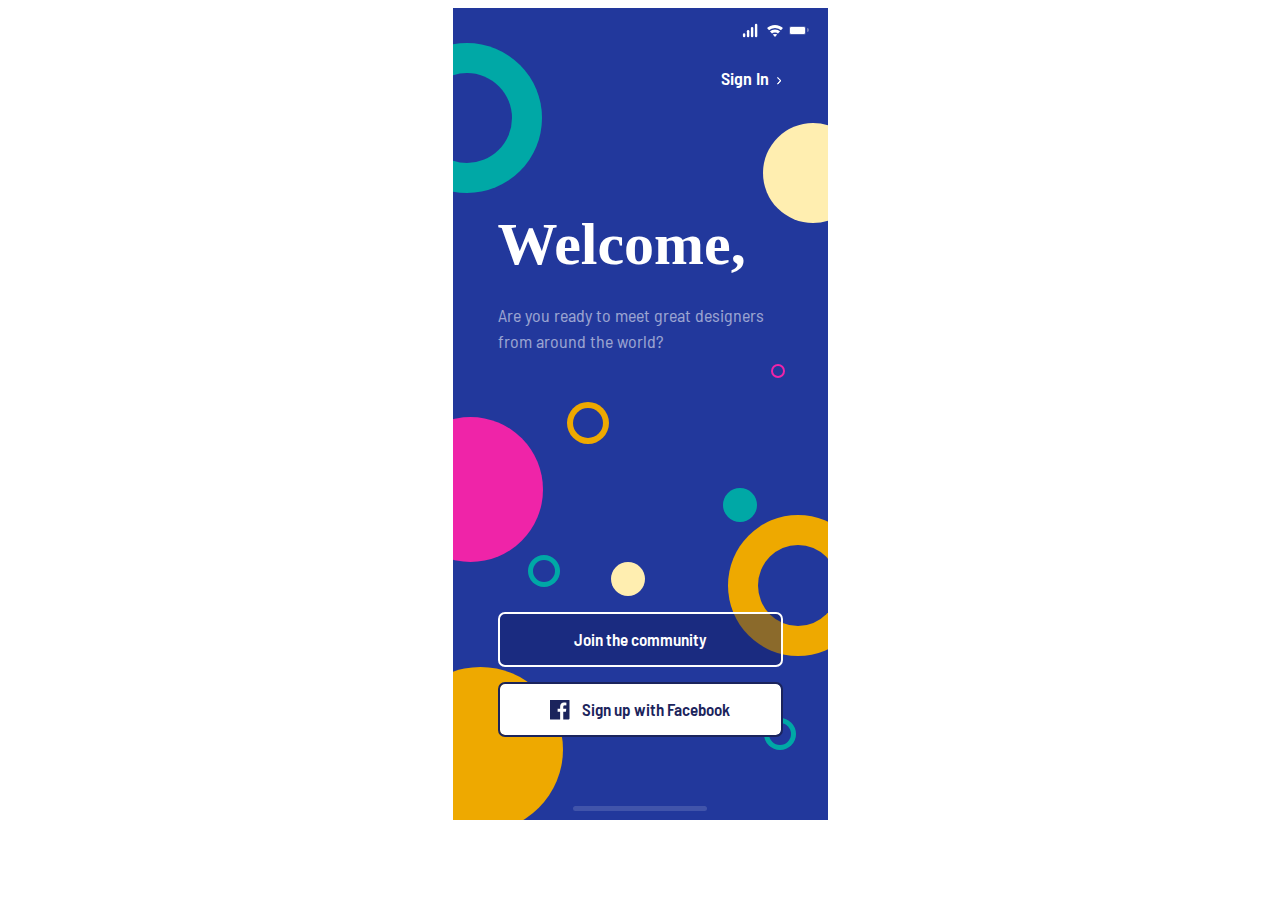
<file: index.html>
<!DOCTYPE html>
<html lang="en">
<head>
    <meta charset="UTF-8">
    <meta http-equiv="X-UA-Compatible" content="IE=edge">
    <meta name="viewport" content="width=device-width, initial-scale=1.0">    
    <title>Bloopark Challenge</title>

    <link rel="icon" href="/img/bloopark.ico" type="image/x-icon">

    <link href='https://fonts.googleapis.com/css?family=Barlow Semi Condensed' rel='stylesheet'>
    <link href="http://fonts.cdnfonts.com/css/playfair-display" rel="stylesheet">
                
    <link rel="stylesheet" href="/css/bloopark-challenge.css"></link>

    <script src="https://code.jquery.com/jquery-3.6.0.js" integrity="sha256-H+K7U5CnXl1h5ywQfKtSj8PCmoN9aaq30gDh27Xc0jk=" crossorigin="anonymous"></script>

</head>
<body>
    <div class="container">
        <div class="top-indicators">
            
            <div class='connectivity-container'>
                <div class='b1'></div>
                <div class='b2'></div>
                <div class='b3'></div>
                <div class='b4'></div>
            </div> 
            <div class='wifi-container'>
                <div class='wifi'></div>
            </div> 
            <div class='battery-container'>
                <div class='battery'></div>
                <div class='battery-tail'></div>
            </div>
        </div>

        <div class='clock-container'>
            <div class='clock'>
                
            </div>
        </div>

        <div class="sign-in-container">
            <button>
                <p>Sign In</p>
                <canvas id='canvas' width="10px" height="20px"></canvas>
            </button>
        </div>
        <div class="back-container">
            <button>
                <canvas id='canvas-back' width="20px" height="20px"></canvas>
                <p>Back</p>
            </button>
        </div>

        <div class="welcome-container">
            <h1>Welcome,</h1>
            <p>Are you ready to meet great designers from around the world?</p>
        </div>
        
        <div class="join-community-container">
            <h1>Join the community</h1>
        </div>

        <div class="input-container"></div>

        <div class="button-container">
            <button class="join-community-button">Join the community</button>
            <div class="or-container">
                <div class="or-line"></div>
                    <p>OR</p>
                <div class="or-line"></div>
            </div>
            <button class="sign-up-facebook-button">
                <img src="/img/facebook.png" alt="facebook-logo"> 
                Sign up with Facebook
            </button>
        </div>
        <p class="reminder-sign-in">I already have an account.&nbsp;<span style="text-decoration:underline"> Sign In</span></p>

        <div class="balls-initial-view">
            <div class="ball-1"></div>
            <div class="ball-2"></div>
            <div class="ball-3"></div>
            <div class="ball-4"></div>
            <div class="ball-5"></div>
            <div class="ball-6"></div>
            <div class="ball-7"></div>
            <div class="ball-8"></div>
            <div class="ball-9"></div>
            <div class="ball-10"></div>
            <div class="ball-11"></div>
        </div>
        <div class="balls-sign-view">
            <div class="ball-12"></div>
            <div class="ball-13"></div>
            <div class="ball-14"></div>
            <div class="ball-15"></div>
            <div class="ball-16"></div>
            <div class="ball-17"></div>
            <div class="ball-18"></div>
            <div class="ball-19"></div>
            <div class="ball-20"></div>
            <div class="ball-21"></div>
        </div>
        
        <div class='indicator'></div>
    </div>
        
    <script type="text/javascript" src="/js/bloopark-challenge.js"></script>
    <script>    
      const date = new Date().toString().split(' ')[4].slice(0,5)
      $('.clock').text(date)
      
  
    </script>
</body>
</html>
</file>
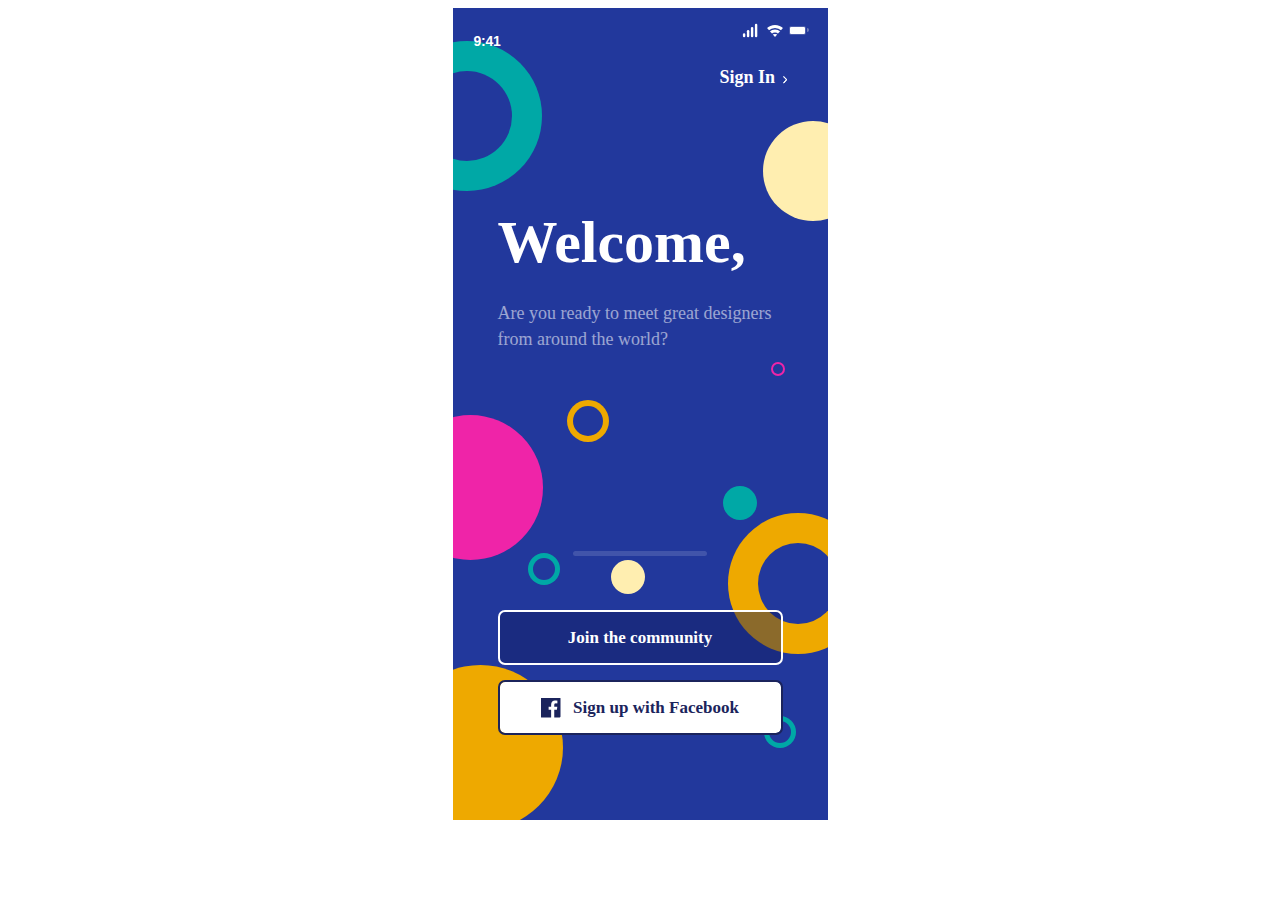
<file: html/index.html>
<!DOCTYPE html>
<html lang="en">
<head>
    <meta charset="UTF-8">
    <meta http-equiv="X-UA-Compatible" content="IE=edge">
    <meta name="viewport" content="width=device-width, initial-scale=1.0">    
    <title>Bloopark Challenge</title>

    <link href="http://fonts.cdnfonts.com/css/barlow-by-thunderpanda" rel="stylesheet">
    <link href="http://fonts.cdnfonts.com/css/playfair-display" rel="stylesheet">
                
    <link rel="stylesheet" href="/css/bloopark-challenge.css"></link>
</head>
<body>
    <div class="container">
        <div class="top-indicators">
            
            <div class='connectivity-container'>
                <div class='b1'></div>
                <div class='b2'></div>
                <div class='b3'></div>
                <div class='b4'></div>
            </div> 
            <div class='wifi-container'>
                <div class='wifi'></div>
            </div> 
            <div class='battery-container'>
                <div class='battery'></div>
                <div class='battery-tail'></div>
            </div>
        </div>

        <div class='clock-container'>
            <div class='clock'>
                9:41
            </div>
        </div>

        <div class="sign-in-container">
        <p>Sign In</p>
        <canvas id='canvas' width="10px" height="20px"></canvas>
        </div>

        <div class="welcome-container">
            <h1>Welcome,</h1>
            <p>Are you ready to meet great designers from around the world?</p>
        </div>

        <div class="button-container">
            <button class="join-community-button">Join the community</button>
            <button class="sign-up-facebook-button">
                <img src="/img/facebook.png" alt="facebook-logo"> 
                Sign up with Facebook
            </button>
        </div>

        <div class="balls">
            <div class="ball-1"></div>
            <div class="ball-2"></div>
            <div class="ball-3"></div>
            <div class="ball-4"></div>
            <div class="ball-5"></div>
            <div class="ball-6"></div>
            <div class="ball-7"></div>
            <div class="ball-8"></div>
            <div class="ball-9"></div>
            <div class="ball-10"></div>
            <div class="ball-11"></div>
        </div>
        
        <div class='indicator'></div>
    </div>
        
    <script type="text/javascript" src="/js/bloopark-challenge.js"></script>
</body>
</html>
</file>
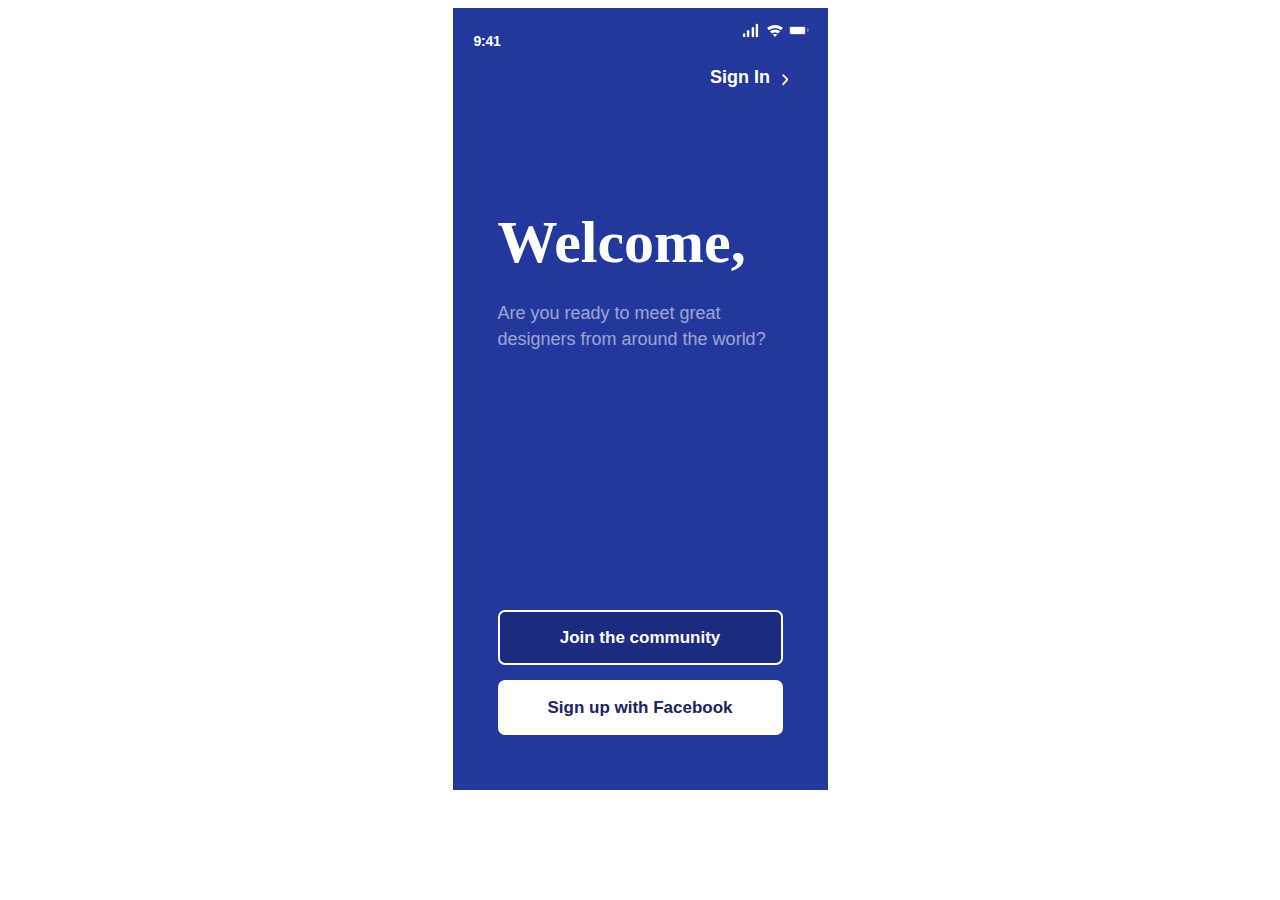
<file: bloopark-challenge.html>
<!DOCTYPE html>
<html lang="en">
<head>
    <meta charset="UTF-8">
    <meta http-equiv="X-UA-Compatible" content="IE=edge">
    <meta name="viewport" content="width=device-width, initial-scale=1.0">    
    <title>Bloopark Challenge</title>

    <link href="http://fonts.cdnfonts.com/css/barlow-by-thunderpanda" rel="stylesheet">
    <link href="http://fonts.cdnfonts.com/css/playfair-display" rel="stylesheet">
                
    <link rel="stylesheet" href="bloopark-challenge.css"></link>
</head>
<body>
    <div class="container">
        <div class="top-indicators">
            
            <div class='connectivity-container'>
                <div class='b1'></div>
                <div class='b2'></div>
                <div class='b3'></div>
                <div class='b4'></div>
            </div> 
            <div class='wifi-container'>
                <div class='wifi'></div>
            </div> 
            <div class='battery-container'>
                <div class='battery'></div>
                <div class='battery-tail'></div>
            </div>
        </div>

        <div class='clock-container'>
            <div class='clock'>
                9:41
            </div>
        </div>

        <div class="sign-in-container">
        <p>Sign In</p>
        <canvas id='canvas' width="10px" height="20px"></canvas>
        </div>

        <div class="welcome-container">
            <h1>Welcome,</h1>
            <p>Are you ready to meet great designers from around the world?</p>
        </div>

        <div class="button-container">
            <button class="join-community-button">Join the community</button>
            <button class="sign-up-facebook-button">Sign up with Facebook</button>

        </div>






    </div>
        
    <script type="text/javascript" src="bloopark-challenge.js"></script>
</body>
</html>
</file>
<file: css/bloopark-challenge.css>
body{
    align-items: center;    
    display:flex;
    justify-content: center;
    
}
.container{
    background-color:#22389C;
    height: 812px;
    overflow: hidden;
    width: 375px;
}

.top-indicators{
    align-items: center;
    display: flex;
    float:right;
    height: 44px;
    margin-right: 19px;
}
/* wi-fi symbol */
.wifi-container{  
  align-items:center;
  clip-path: polygon(100% 0, 0 0, 50% 100%);
  display:flex;
  height:85px;
  justify-content:center;  
  margin-right: -60px;
  transform:scale(0.15); 
  width:150px;
}
.wifi{
  background-color:white;
  border-radius:50%;
  box-shadow: 0px 0px 0px 10px #22389C,0px 0px 0px 30px white,0px 0px 0px 40px #22389C,0px 0px 0px 60px white; 
  height:40px;
  position:relative;
  top:50%;   
  width:40px;
}
/* connectivity intensity symbol */
.connectivity-container{
  display:flex;
  gap: 2px;
  justify-content:center;
  margin-right: -60px;
  transform: rotate(180deg) scale(0.8);
  width:19px;
}
.b1,.b2,.b3,.b4{
  background-color:white;
  border-radius:2px;
  width:3px;
}
.b4{
  height:5px;
}
.b3{
  height:9px;
}
.b2{
  height:13px;
}
.b1{
  height:17px;
}
/* battery symbol */
.battery-container{
  align-items:center;  
  display:flex;
  justify-content:center;
  width:19px; 
}
.battery{
  background-color:white;
  border-radius:1px;
  border-radius:1px;
  box-shadow: 0px 0px 0px 0.3px #22389C,0px 0px 0px .8px #6D7AB8;
  height:7px;
  width:18px; 
}
.battery-tail{
  background-color:#6D7AB8;
  border-radius: 0 150px 150px 0;
  height:4px;
  margin-left:2px;
  width:2px;  
  }
/* clock */
.clock-container{
  position:relative;
  z-index:1;
}
.clock{
  color:white; 
  font-family: -apple-system, BlinkMacSystemFont, sans-serif;  
  font-size:14px;
  font-weight:600;
  letter-spacing: -0.28px;
  line-height:17px; 
  margin-top: 25px;
  margin-left: 21px; 
  z-index: 1;
}

/* canvas greater than symbol */
#canvas {
  margin-left: 5px;
  margin-top: 5px;
  transform: scale(0.4);
}

/* sign-in-container */
.sign-in-container{
  align-items: center;
  display: flex;
  justify-content: flex-end;
  margin-bottom: 100px;
  width: 90%;
}
.sign-in-container button{
  align-items: center;
  background-color: transparent;
  border:none;
  cursor: pointer;
  display:flex;
}
.sign-in-container button:hover{
  padding-right:2px;
}
.sign-in-container button p:hover{
  color:#EF24A8;  
}
.sign-in-container p{
  color: #FFFFFF;    
  font-family: 'Barlow Semi Condensed';
  font-weight: 600;
  font-size: 18px;
  line-height: 14px;
  letter-spacing: 0px;
}

/* welcome-container */
.welcome-container{
    color:white;
    display: flex;
    flex-direction: column;
    margin:0 45px;
}
.welcome-container h1{
    font-family: Playfair Display;
    font-size: 60px;
    font-weight: 900;
    line-height: 80px;
    margin:0px;
}
.welcome-container p{
  font-family:'Barlow Semi Condensed';
  font-size:18px;
  height: 52px;
  letter-spacing: 0px;
  line-height: 26px;
  opacity: 0.55;
  width: 285px;
}
/* button container */
.button-container{
    display:grid;
    flex-direction: column;    
    justify-content: center;    
    gap:15px;    
    margin:240px 45px 0 45px;
}
.join-community-button,
.sign-up-facebook-button,
.input-container input[type='submit']{
  border-radius: 7px;         
  cursor:pointer;
  font-family:'Barlow Semi Condensed';
  font-size:17px;
  font-weight: 600;
  height:55px;
  line-height: 17px;
  position: relative;
  width:285px;
  z-index: 1;
}
.join-community-button{
  cursor:not-allowed;
}
.join-community-button,
.input-container input[type='submit']{
  background: #121C5F73 0% 0% no-repeat padding-box;
  border: 2px solid #FFFFFF;    
  color:white;
  letter-spacing: 0px;
}
.sign-up-facebook-button{
  align-items: center;
    background: #FFFFFF 0% 0% no-repeat padding-box;
    border: 2px solid #1B245C;
    color:#1B245C;
    display: flex;
    justify-content: center;
    letter-spacing: 0px;
}
.sign-up-facebook-button img{
  height: 20px;
  margin-right: 12px;
  width:20px;
}
.balls-initial-view{
  visibility: visible;
}
.balls-sign-view{
  visibility:hidden;
}
/* Balls */
.ball-1,
.ball-2,
.ball-3,
.ball-4,
.ball-5,
.ball-6,
.ball-7,
.ball-8,
.ball-9,
.ball-10,
.ball-11{
  border-radius: 50%;
  position: relative;
}
.ball-1{
  background-color: transparent;
  bottom: 664px;
  box-shadow: 0px 0px 0px 30px #00A8A6;  
  height: 90px;
  right: 31px;
  width: 90px;
}
.ball-2{
  background-color: #FFEEB0;
  bottom: 704px;
  height: 100px;
  left:310px;
  width:100px;

}
.ball-3{
  background-color: #EF24A8;
  bottom: 510px;
  height: 145px;
  right: 55px;
  width: 145px;
}
.ball-4{
  background-color: #EEA900;
  bottom: 405px;
  height: 165px;
  right: 55px;
  width: 165px;
}
.ball-5{
  background-color: transparent;
  box-shadow: 0px 0px 0px 30px #EEA900;
  bottom: 692px;
  height: 81px;
  left: 305px;
  width: 80px;
}
.ball-6{
  background-color: transparent;
  bottom: 952px;
  box-shadow: 0px 0px 0px 2px #EF24A8;
  height: 10px;
  left: 320px;
  width: 10px;
}
.ball-7{
  background-color: #00A8A6;
  bottom: 840px;
  height: 34px;
  left: 270px;
  width: 34px;
}
.ball-8{
  background-color: #FFEEB0;
  bottom: 800px;
  height: 34px;
  left: 158px;
  width: 34px;
}
.ball-9{
  background-color: transparent;
  box-shadow: 0px 0px 0px 5px #00A8A6;
  bottom: 836px;
  height: 22px;
  left: 80px;
  width: 22px;
}
.ball-10{
  background-color: transparent;
  box-shadow: 0px 0px 0px 6px #EEA900;
  bottom: 1010px;
  height: 30px;
  left: 120px;
  width: 30px;
}
.ball-11{
  background-color: transparent;
  box-shadow: 0px 0px 0px 5px #00A8A6;
  bottom: 725px;
  height: 22px;
  left: 316px;
  width: 22px;
}
/* balls-sign-view */
.ball-12,
.ball-13,
.ball-14,
.ball-15,
.ball-16,
.ball-17,
.ball-18,
.ball-19,
.ball-20,
.ball-21{
  border-radius: 50%;
  filter: blur(4px);
  position:relative;  
}
.ball-12{
  background: #EF24A8;
  bottom:180px;
  height: 40px;
  right: 10px;
  width: 40px;
}
.ball-13{
  background: #FFEEB0;  
  bottom:10px;
  height: 18px;
  left:293px;
  width: 18px;
}
.ball-14{
  background-color: #EF24A8;
  bottom: 350px;
  height: 14px;
  left: 325px;
  width: 14px;
}
.ball-15{
  background-color: #FFEEB0;
  bottom: 520px;
  height: 14px;
  left: 320px;
  width: 14px;
}
.ball-16{
  background-color: #EEA900;
  bottom:643px;
  height: 17px;
  left: 279px;
  width: 17px;
}
.ball-17{
  background-color: #EEA900;
  bottom:535px;
  height: 15px;
  left: 13px;
  width: 15px;
}
.ball-18{
  background-color: transparent;
  bottom:660px;
  box-shadow: 0px 0px 0px 20px #00A8A6;
  height: 55px;
  left: 330px;
  width: 55px;
}
.ball-19{
  background-color: transparent;
  bottom: 585px;
  box-shadow: 0px 0px 0px 8px #00A8A6;
  height: 30px;
  left: 33px;
  width: 30px;
}
.ball-20{
  background-color: transparent;
  bottom: 168px;
  box-shadow: 0px 0px 0px 10px #00A8A6;
  height: 10px;
  left: 25px;
  width: 10px;
}
.ball-21{
  background-color: transparent;
  bottom: 168px;
  box-shadow: 0px 0px 0px 15px #EEA900;
  height: 40px;
  left: 329px;
  width: 40px;
  }
/* indicator */
.indicator{
  background-color: white;
  border-radius: 100px;
  bottom: 917px;
  height: 5px;
  margin: 0 auto;
  opacity: 0.14;
  position: relative;
  width: 134px;
}

/* input-container */
.input-container{
  bottom:235px;
  height: 203px;
  margin:0 auto;
  position: relative;
  width:285px;
  z-index:1;
}
.input-container input[type='submit']{
  background-color:#01A9A7 !important;
  top:19px;
}
.or-container{
  align-items: center;
  bottom: 389px;
  display: flex;
  justify-content: center;
  position: relative;
}
.or-line{
  /* display: none; */  
  background: #D4D8EB 0% 0% no-repeat padding-box;
  height:1px;
  width: 115px;
}
.input-container,
.or-container{
  display:none;
}
.or-container p{
  color:#1B245C;
  font-family: Playfair Display;
  font-size: 15px;
  font-weight: 900;
  line-height:15px;
  padding-left:16px;
  padding-right: 15px;
}
.join-community-container{
  color: #1B245C;
  font-size: 21px;
  font-family: Playfair Display;
  font-weight: 900;
  display:none;
  letter-spacing: 0px;
  line-height: 45px;
  margin: 0 45px;
  bottom: 270px;
  position: relative;
  text-align: left;
}
.join-community-container h1{
  margin:0;
}
.back-container{
  align-items: center;
  display:none;  
  justify-content: start;
}
.back-container button{ 
  align-items: center;
  background-color: transparent;
  border:none;
  bottom: 155px;
  cursor: pointer;
  display:flex; 
  left: 10px;
  position: relative;
}
.back-container button p:hover{
  color:#EF24A8;
}
.back-container button:hover{
  padding-left:2px;
}
.back-container p{
  color: black;    
  font-family: 'Barlow Semi Condensed';
  font-size: 18px;
  font-weight: 600;
  line-height: 14px;
  letter-spacing: 0px;
}
#canvas-back{
  transform:scale(0.4) rotate(180deg);
}
.reminder-sign-in{
  display:none;
  font-family:'Barlow Semi Condensed';
  z-index:1;
}
.reminder-sign-in span:hover{
  cursor:pointer;
 
  
}
/* input section */
#email,
#password,
#password-confirmation{
  background-color: #F6F6FB;
  border-left: none;
  border-right: none;
  border-top: none;
  font-size: 20px;
  font-family: inherit;
  height: 62px;
  left: 1px;
  outline-style: none;
  padding-left:20px; 
  position: relative;
  top: 4px;
  width: 259px;
}
#email{
  border-top-left-radius:7px;
  border-top-right-radius:7px;
  
}
::placeholder{
  color:#1B245C;
  font-family:'Barlow Semi Condensed';
  font-size:17px;
  font-weight: 600;
  line-height: 17px;
  opacity:1;
}
.please-check-message{
  padding-top:8px;
}
/* clases for changing placeholder color */

/* Safari & Chrome */
.email-red::-webkit-input-placeholder {
  color: red;
}

/* Firefox */
.email-red::-moz-placeholder {
  color: red;
}

.email-red:-moz-placeholder {
  color: red;
}

/* IE */
.email-red:-ms-input-placeholder {
  color: red;
}

/* Safari & Chrome */
.password-red::-webkit-input-placeholder {
  color: red;
}

/* Firefox */
.password-red::-moz-placeholder {
  color: red;
}

.password-red:-moz-placeholder {
  color: red;
}

/* IE */
.password-confirmation-red:-ms-input-placeholder {
  color: red;
}

/* Safari & Chrome */
.password-confirmation-red::-webkit-input-placeholder {
  color: red;
}

/* Firefox */
.password-confirmation-red::-moz-placeholder {
  color: red;
}

.password-confirmation-red:-moz-placeholder {
  color: red;
}

/* IE */
.password-confirmation-red:-ms-input-placeholder {
  color: red;
}
</file>
<file: bloopark-challenge.css>
body{
    align-items: center;    
    display:flex;
    justify-content: center;
}
.container{
    background-color:#22389C;
    height: 782px;
    width: 375px;
}

.top-indicators{
    display: flex;
    float:right;
    align-items: center;
    margin-right: 19px;
    height: 44px;
}
/* wi-fi symbol */
.wifi-container{  
  clip-path: polygon(100% 0, 0 0, 50% 100%);
  height:85px;
  width:150px;
  display:flex;
  align-items:center;
  justify-content:center;  
  transform:scale(0.15); 
  margin-right: -60px;
}
.wifi{
  width:40px;
  height:40px;
  border-radius:50%;
  background-color:white;
  box-shadow: 0px 0px 0px 10px #22389C,0px 0px 0px 30px white,0px 0px 0px 40px #22389C,0px 0px 0px 60px white; 
  position:relative;
  top:50%;   
}
/* connectivity intensity symbol */
.connectivity-container{
  display:flex;
  justify-content:center;
  transform:rotate(180deg);
  gap: 2.5px;
  width:19px;
  margin-right: -60px;
  transform: rotate(180deg) scale(0.8);
}
.b1,.b2,.b3,.b4{
  background-color:white;
  width:3px;
  border-radius:2px;
}
.b4{
  height:5px;
}
.b3{
  height:9px;
}
.b2{
  height:13px;
}
.b1{
  height:17px;
}
/* battery symbol */
.battery-container{
  display:flex;
  justify-content:center;
  align-items:center;  
  width:19px; 
  
}
.battery{
  background-color:white;
  
}
.battery{
  border-radius:1px;
  height:7px;
  width:18px; 
  border-radius:1px;
  box-shadow: 0px 0px 0px 0.3px #22389C,0px 0px 0px .8px #6D7AB8;
}
.battery-tail{
  background-color:#6D7AB8;
  border-radius: 0 150px 150px 0;
  height:4px;
  width:2px;  
  margin-left:2px;
  }
/* clock */
.clock{
  color:white; 
  font-family: -apple-system, BlinkMacSystemFont, sans-serif;  
  font-weight:600;
  font-size:14px;
  letter-spacing: -0.28px;
  line-height:17px; 
  margin-top: 25px;
  margin-left: 21px; 
}

/* canvas greater than symbol */
#canvas {
    transform: scale(0.6);
    margin-left: 10px;
    margin-top: 5px;
}

/* sign-in-container */
.sign-in-container{
    display: flex;
    align-items: center;
    justify-content: end;
    width: 90%;
    margin-bottom: 100px;
}
.sign-in-container p{
    font-family: 'Barlow by Thunderpanda ver 02', sans-serif;
    font-weight: 600;
    font-size: 18px;
    line-height: 14px;
    letter-spacing: 0px;
    color: #FFFFFF;    
}

/* welcome-container */
.welcome-container{
    color:white;
    display: flex;
    flex-direction: column;
    margin:0 45px;
}
.welcome-container h1{
    font-family: Playfair Display;
    font-weight: 900;
    font-size: 60px;
    line-height: 80px;
    margin:0px;
}
.welcome-container p{
    height: 52px;
    width: 285px;
    font-family:'Barlow by Thunderpanda ver 02', sans-serif;
    font-size:18px;
    line-height: 26px;
    letter-spacing: 0px;
    opacity: 0.55;
}
.button-container{
    display:flex;
    flex-direction: column;    
    justify-content: center;    
    margin:240px 45px 0 45px;
    gap:15px;
    
}
.join-community-button,
.sign-up-facebook-button{
    height:55px;
    width:285px;
    border-radius: 7px;
    font-weight: 600;
    font-size:17px;
    line-height: 17px;
    font-family:'Barlow by Thunderpanda ver 02', sans-serif;
}
.join-community-button{
    letter-spacing: 0px;
    background: #121C5F73 0% 0% no-repeat padding-box;
    color:white;
    border: 2px solid #FFFFFF;    
    }
.sign-up-facebook-button{
    background: #FFFFFF 0% 0% no-repeat padding-box;
    color:#1B245C;    
    letter-spacing: 0px;
    border:none;
}
</file>
